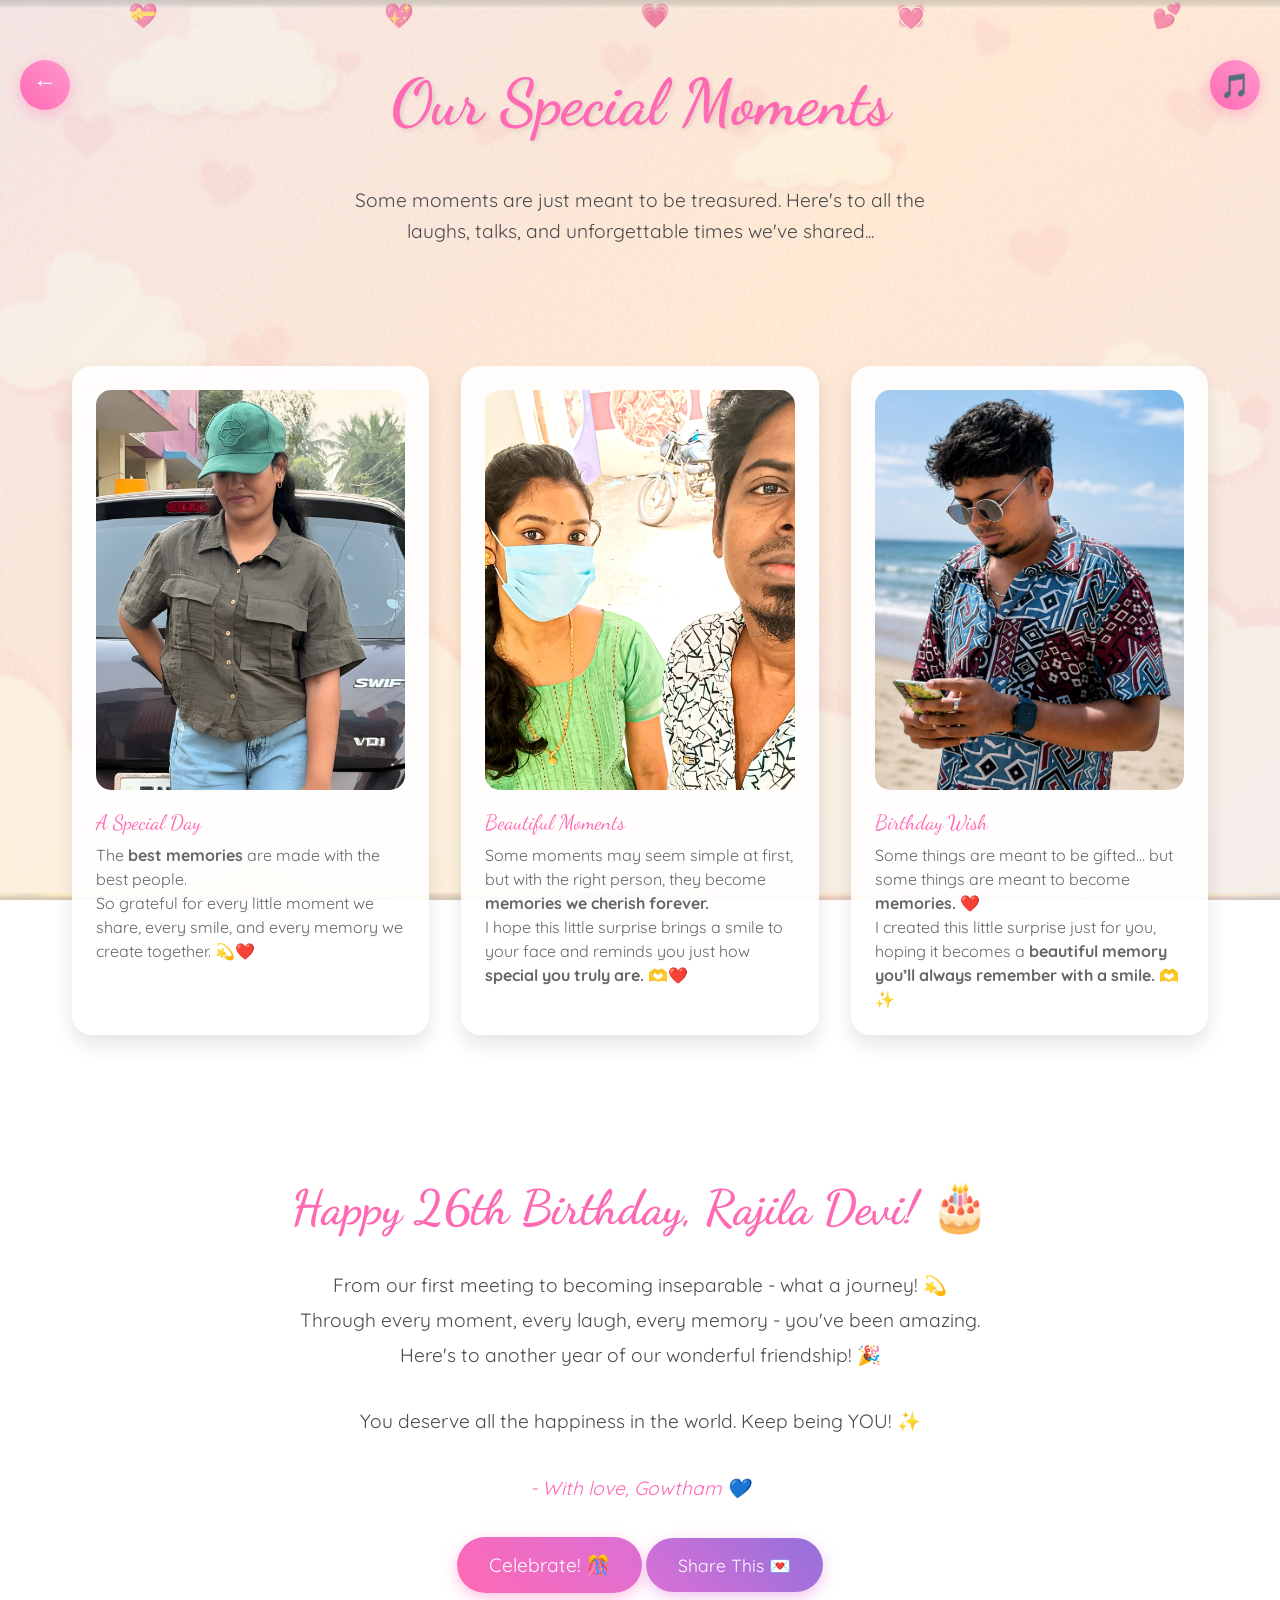
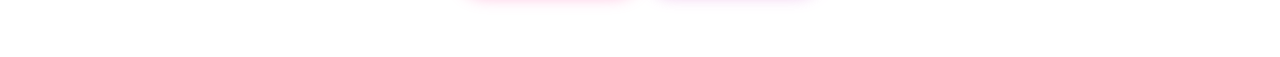
<file: memories.html>
<!DOCTYPE html>
<html lang="en">
<head>
    <meta charset="UTF-8">
    <meta name="viewport" content="width=device-width, initial-scale=1.0">
    <!-- CUSTOMIZE: Change the title -->
    <title>Our Memories ✨</title>
    <!-- CUSTOMIZE: Change favicon -->
    <link rel="icon" type="image/png" href="favicon.png">
    <style>
        @import url('https://fonts.googleapis.com/css2?family=Dancing+Script:wght@700&family=Quicksand:wght@300;400;500;600&display=swap');

        * {
            margin: 0;
            padding: 0;
            box-sizing: border-box;
        }

        body {
            min-height: 100vh;
            background: linear-gradient(135deg,
                    rgba(255, 209, 220, 0.85) 0%,
                    rgba(230, 230, 250, 0.85) 25%,
                    rgba(255, 239, 213, 0.85) 50%,
                    rgba(230, 230, 250, 0.85) 75%,
                    rgba(255, 209, 220, 0.85) 100%),
                    url('background-movable.gif');
            background-size: 400% 400%, cover;
            background-position: center, center;
            background-attachment: fixed;
            animation: gradientFlow 15s ease infinite;
            font-family: 'Quicksand', sans-serif;
            overflow-x: hidden;
            color: #4a4a4a;
        }

        @keyframes gradientFlow {
            0% { background-position: 0% 50%; }
            50% { background-position: 100% 50%; }
            100% { background-position: 0% 50%; }
        }

        /* Floating Hearts */
        .floating-hearts {
            position: fixed;
            width: 100%;
            height: 100%;
            pointer-events: none;
            z-index: 2;
        }

        .heart {
            position: absolute;
            font-size: 1.5rem;
            color: rgba(255, 105, 180, 0.6);
            animation: floatHeart var(--float-duration, 6s) ease-in-out infinite;
            animation-delay: var(--delay, 0s);
        }

        @keyframes floatHeart {
            0% { transform: translate(0, 100vh) rotate(0deg); }
            100% { transform: translate(var(--translate-x, 0), -100vh) rotate(360deg); }
        }

        /* Welcome Section */
        .welcome {
            text-align: center;
            padding: 4rem 2rem;
            position: relative;
            z-index: 3;
        }

        .welcome h1 {
            font-family: 'Dancing Script', cursive;
            font-size: 4rem;
            /* CUSTOMIZE: Change primary color */
            color: #ff69b4;
            text-shadow: 2px 2px 4px rgba(0, 0, 0, 0.1);
            animation: fadeInScale 2s ease;
        }

        .welcome p {
            font-size: 1.2rem;
            max-width: 600px;
            margin: 1.5rem auto;
            line-height: 1.6;
            animation: fadeIn 2s ease 0.5s both;
        }

        /* Memory Cards */
        .memory-container {
            max-width: 1200px;
            margin: 0 auto;
            padding: 2rem;
            display: grid;
            grid-template-columns: repeat(auto-fit, minmax(300px, 1fr));
            gap: 2rem;
            z-index: 3;
            position: relative;
        }

        .memory-card {
            background: rgba(255, 255, 255, 0.9);
            border-radius: 20px;
            padding: 1.5rem;
            box-shadow: 0 10px 20px rgba(0, 0, 0, 0.1);
            transition: all 0.5s cubic-bezier(0.4, 0, 0.2, 1);
            position: relative;
            overflow: hidden;
        }

        .memory-card:hover {
            transform: translateY(-10px) scale(1.02);
            box-shadow: 0 15px 30px rgba(0, 0, 0, 0.15);
        }

        .memory-card::before {
            content: '';
            position: absolute;
            top: 0;
            left: 0;
            width: 100%;
            height: 100%;
            background: linear-gradient(45deg, transparent, rgba(255, 255, 255, 0.4), transparent);
            transform: translateX(-100%);
            transition: 0.5s;
        }

        .memory-card:hover::before {
            transform: translateX(100%);
        }

        .memory-img {
            width: 100%;
            height: 400px;
            object-fit: cover;
            border-radius: 15px;
            margin-bottom: 1rem;
            transition: transform 0.5s ease;
        }

        .memory-card:hover .memory-img {
            transform: scale(1.05);
        }

        .memory-date {
            font-family: 'Dancing Script', cursive;
            /* CUSTOMIZE: Change date color */
            color: #ff69b4;
            font-size: 1.3rem;
            margin-bottom: 0.5rem;
        }

        .memory-caption {
            font-size: 1rem;
            line-height: 1.5;
            color: #666;
        }

        /* Final Message Section */
        .final-message {
            text-align: center;
            padding: 4rem 2rem;
            background: rgba(255, 255, 255, 0.3);
            backdrop-filter: blur(10px);
            margin-top: 3rem;
            position: relative;
            z-index: 3;
        }

        .final-message h2 {
            font-family: 'Dancing Script', cursive;
            font-size: 3rem;
            /* CUSTOMIZE: Change color */
            color: #ff69b4;
            margin-bottom: 2rem;
            animation: heartbeat 2s infinite;
        }

        @keyframes heartbeat {
            0%, 100% { transform: scale(1); }
            50% { transform: scale(1.1); }
        }

        .final-message p {
            font-size: 1.2rem;
            max-width: 800px;
            margin: 0 auto 2rem;
            line-height: 1.8;
        }

        .goodbye-btn {
            display: inline-block;
            padding: 1rem 2rem;
            font-size: 1.2rem;
            /* CUSTOMIZE: Change button gradient */
            background: linear-gradient(45deg, #ff69b4, #da70d6);
            color: white;
            border: none;
            border-radius: 50px;
            cursor: pointer;
            text-decoration: none;
            transition: all 0.3s ease;
            box-shadow: 0 5px 15px rgba(255, 105, 180, 0.4);
            animation: float 3s infinite ease-in-out;
        }

        .goodbye-btn:hover {
            transform: translateY(-5px);
            box-shadow: 0 8px 20px rgba(255, 105, 180, 0.6);
        }

        .signature {
            font-style: italic;
            font-size: 1.3rem;
            /* CUSTOMIZE: Change signature color */
            color: #ff69b4;
            margin-top: 1rem;
        }

        @keyframes float {
            0%, 100% { transform: translateY(0); }
            50% { transform: translateY(-10px); }
        }

        @keyframes fadeInScale {
            0% { opacity: 0; transform: scale(0.8); }
            100% { opacity: 1; transform: scale(1); }
        }

        @keyframes fadeIn {
            0% { opacity: 0; }
            100% { opacity: 1; }
        }

        /* Custom Scrollbar */
        ::-webkit-scrollbar {
            width: 12px;
        }

        ::-webkit-scrollbar-track {
            background: rgba(255, 255, 255, 0.4);
        }

        ::-webkit-scrollbar-thumb {
            /* CUSTOMIZE: Change scrollbar gradient */
            background: linear-gradient(45deg, #ff69b4, #da70d6);
            border-radius: 6px;
        }

        /* Responsive Design */
        @media (max-width: 768px) {
            .welcome h1 { font-size: 3rem; margin-top: -54px;}
            .memory-container { grid-template-columns: 1fr; margin-top: -75px; }
            .final-message h2 { font-size: 2.5rem; }
        }

        /* Music Toggle Button */
        .music-toggle {
            position: fixed;
            top: 60px;
            right: 20px;
            width: 50px;
            height: 50px;
            /* CUSTOMIZE: Change music button gradient */
            background: linear-gradient(45deg, #ff69b4, #ff99cc);
            border-radius: 50%;
            display: flex;
            align-items: center;
            justify-content: center;
            cursor: pointer;
            z-index: 1000;
            box-shadow: 0 4px 15px rgba(255, 105, 180, 0.4);
            transition: transform 0.3s, box-shadow 0.3s;
        }

        .music-toggle:hover {
            transform: scale(1.1);
            box-shadow: 0 6px 20px rgba(255, 105, 180, 0.6);
        }

        .music-toggle.playing {
            animation: musicPulse 1s ease-in-out infinite;
        }

        .music-icon {
            font-size: 1.5rem;
        }

        @keyframes musicPulse {
            0%, 100% { transform: scale(1); }
            50% { transform: scale(1.1); }
        }

        /* Back Button */
        .back-btn {
            position: fixed;
    top: 60px;
            left: 20px;
            width: 50px;
            height: 50px;
            /* CUSTOMIZE: Change back button gradient */
            background: linear-gradient(45deg, #ff69b4, #ff99cc);
            border-radius: 50%;
            display: flex;
            align-items: center;
            justify-content: center;
            cursor: pointer;
            z-index: 1000;
            box-shadow: 0 4px 15px rgba(255, 105, 180, 0.4);
            transition: transform 0.3s, box-shadow 0.3s;
            text-decoration: none;
            color: white;
            font-size: 1.5rem;
            font-weight: bold;
        padding-bottom: 8px;

        }

        .back-btn:hover {
            transform: scale(1.1);
            box-shadow: 0 6px 20px rgba(255, 105, 180, 0.6);
        }

        /* Share Button */
        .share-btn {
            display: inline-block;
            padding: 1rem 2rem;
            font-size: 1.1rem;
            /* CUSTOMIZE: Change share button gradient */
            background: linear-gradient(45deg, #da70d6, #9370db);
            color: white;
            border: none;
            border-radius: 50px;
            cursor: pointer;
            /* margin-left: 1rem; */
            transition: all 0.3s ease;
            box-shadow: 0 5px 15px rgba(218, 112, 214, 0.4);
            font-family: 'Quicksand', sans-serif;
        }

        .share-btn:hover {
            transform: translateY(-5px);
            box-shadow: 0 8px 20px rgba(218, 112, 214, 0.6);
        }
    </style>
</head>

<body>
    <!-- <audio id="bgMusic" preload="auto">
        <source src="hbd.mp3" type="audio/mpeg">
    </audio> -->

    <audio id="birthdayMusicPlayer" preload="auto">
    <source src="hbd.mp3" type="audio/mpeg">
</audio>
    <div class="music-toggle" id="musicToggle" title="Toggle Music">
        <span class="music-icon">🎵</span>
    </div>
    <a href="timeline.html" class="back-btn" title="Go Back">←</a>

    <div class="floating-hearts">
        <div class="heart" style="--float-duration: 6s; --delay: 0s; --translate-x: 20px; left: 10%;">💝</div>
        <div class="heart" style="--float-duration: 8s; --delay: 1s; --translate-x: -30px; left: 30%;">💖</div>
        <div class="heart" style="--float-duration: 7s; --delay: 2s; --translate-x: 40px; left: 50%;">💗</div>
        <div class="heart" style="--float-duration: 9s; --delay: 3s; --translate-x: -20px; left: 70%;">💓</div>
        <div class="heart" style="--float-duration: 5s; --delay: 4s; --translate-x: 30px; left: 90%;">💕</div>
    </div>

    <section class="welcome">
        <!-- CUSTOMIZE: Change the title -->
        <h1>Our Special Moments</h1>
        <!-- CUSTOMIZE: Change the description -->
         <br>
        <p>Some moments are just meant to be treasured. Here's to all the laughs, talks, and unforgettable times we've shared...</p>
    </section>

    <div class="memory-container">
        <!-- CUSTOMIZE: Add your photos and captions -->
        <!-- Copy and paste memory-card blocks for more memories -->

        <div class="memory-card">
            <!-- <img src="./photos/photo-1.jpg" alt="Memory 1" class="memory-img"> -->
             <img src="./photos/photo-1.jpg"
     alt="Memory 2"
     class="memory-img"
     style="object-fit: cover; object-position: center 28%;">

            <!-- CUSTOMIZE: Change date/title -->
            <div class="memory-date">A Special Day</div>
            <!-- CUSTOMIZE: Change caption -->
            <!-- <div class="memory-caption">The best memories are made with the best people. So grateful for every moment we share! 💫</div> -->
       <div class="memory-caption">
  The <strong>best memories</strong> are made with the best people.
  <br>
  So grateful for every little moment we share, every smile, and every memory we create together. 💫❤️
</div>
        </div>


        <div class="memory-card">
            <!-- <img src="./photos/photo-2.jpg" alt="Memory 2" class="memory-img"> -->
             <img src="./photos/photo-2.jpg"
     alt="Memory 2"
     class="memory-img"
     style="object-fit: cover; object-position: center 5%;">

            <div class="memory-date">Beautiful Moments</div>
            <!-- <div class="memory-caption">You radiate positivity wherever you go. Keep shining bright! ✨</div> -->
             <div class="memory-caption">
  Some moments may seem simple at first, but with the right person, they become
  <strong>memories we cherish forever.</strong>
  <br>
  I hope this little surprise brings a smile to your face and reminds you just how
  <strong>special you truly are.</strong> 🫶❤️
</div>

        </div>

        <div class="memory-card">

                   <img src="./photos/photo-3.jpg"
     alt="Memory 2"
     class="memory-img"
     style="object-fit: cover; object-position: center 8%;">
            <!-- <img src="./photos/photo-3.jpg" alt="Memory 3" class="memory-img"> -->
            <div class="memory-date">Birthday Wish</div>
            <!-- <div class="memory-caption">Another year of celebrating you! Here's to making this birthday even more special! 🎂💖</div> -->
             <div class="memory-caption">
  Some things are meant to be gifted… but some things are meant to become
  <strong>memories. ❤️</strong>
  <br>
  I created this little surprise just for you, hoping it becomes a
  <strong>beautiful memory you’ll always remember with a smile.</strong> 🫶✨
</div>

        </div>
    </div>

    <section class="final-message">
        <!-- CUSTOMIZE: Change name and age -->
        <h2>Happy 26th Birthday, Rajila Devi! 🎂</h2>
        <!-- CUSTOMIZE: Change the message -->
        <p>From our first meeting to becoming inseparable - what a journey! 💫<br>
            Through every moment, every laugh, every memory - you've been amazing.<br>
            Here's to another year of our wonderful friendship! 🎉</p>
        <p>You deserve all the happiness in the world. Keep being YOU! ✨</p>
        <!-- CUSTOMIZE: Change your name -->
        <p class="signature">- With love, Gowtham 💙</p>
        <a href="#" class="goodbye-btn" onclick="celebrate()">Celebrate! 🎊</a>
        <button class="share-btn" onclick="shareWebsite()">Share This 💌</button>
    </section>

    <!-- Confetti Canvas -->
    <canvas id="confetti-canvas" style="position: fixed; top: 0; left: 0; width: 100%; height: 100%; pointer-events: none; z-index: 9999;"></canvas>

    <script>
        // Music control
        const bgMusic = document.getElementById('bgMusic');
        const musicToggle = document.getElementById('musicToggle');
        const musicIcon = musicToggle.querySelector('.music-icon');

        function toggleMusic() {
            if (bgMusic.paused) {
                bgMusic.play();
                musicToggle.classList.add('playing');
                musicIcon.textContent = '🎵';
                localStorage.setItem('musicPlaying', 'true');
            } else {
                bgMusic.pause();
                musicToggle.classList.remove('playing');
                musicIcon.textContent = '🔇';
                localStorage.setItem('musicPlaying', 'false');
            }
        }

        musicToggle.addEventListener('click', toggleMusic);

        if (localStorage.getItem('musicPlaying') === 'true') {
            bgMusic.play().then(() => {
                musicToggle.classList.add('playing');
                musicIcon.textContent = '🎵';
            }).catch(() => {
                musicIcon.textContent = '🔇';
            });
        }

        // Confetti Animation
        const canvas = document.getElementById('confetti-canvas');
        const ctx = canvas.getContext('2d');
        // var confettiPieces = [];
        let animationId;

        function resizeCanvas() {
            canvas.width = window.innerWidth;
            canvas.height = window.innerHeight;
        }
        resizeCanvas();
        window.addEventListener('resize', resizeCanvas);

        class Confetti {
            constructor() {
                this.x = Math.random() * canvas.width;
                this.y = Math.random() * canvas.height - canvas.height;
                this.size = Math.random() * 10 + 5;
                this.speedY = Math.random() * 3 + 2;
                this.speedX = Math.random() * 2 - 1;
                this.color = ['#ff69b4', '#ffd700', '#87ceeb', '#98fb98', '#dda0dd', '#f0e68c', '#ff6347'][Math.floor(Math.random() * 7)];
                this.rotation = Math.random() * 360;
                this.rotationSpeed = Math.random() * 10 - 5;
            }

            update() {
                this.y += this.speedY;
                this.x += this.speedX;
                this.rotation += this.rotationSpeed;
            }

            draw() {
                ctx.save();
                ctx.translate(this.x, this.y);
                ctx.rotate(this.rotation * Math.PI / 180);
                ctx.fillStyle = this.color;
                ctx.fillRect(-this.size / 2, -this.size / 2, this.size, this.size / 2);
                ctx.restore();
            }
        }

        // function createConfetti() {
        //     for (let i = 0; i < 150; i++) {
        //         confettiPieces.push(new Confetti());
        //     }
        // }

        function animateConfetti() {
            ctx.clearRect(0, 0, canvas.width, canvas.height);

            confettiPieces.forEach((piece, index) => {
                piece.update();
                piece.draw();

                if (piece.y > canvas.height) {
                    confettiPieces.splice(index, 1);
                }
            });

            if (confettiPieces.length > 0) {
                animationId = requestAnimationFrame(animateConfetti);
            }
        }

        // function celebrate() {
        //     event.preventDefault();
        //     createConfetti();
        //     animateConfetti();

        //     setTimeout(() => { createConfetti(); }, 500);
        //     setTimeout(() => { createConfetti(); }, 1000);
        // }


       let confettiPieces = [];

function createConfetti() {
    for (let i = 0; i < 150; i++) {
        confettiPieces.push(new Confetti());
    }
}

function animateConfetti() {
    ctx.clearRect(0, 0, canvas.width, canvas.height);

    confettiPieces.forEach((piece, index) => {

        piece.update();
        piece.draw();

        if (piece.y > canvas.height) {
            confettiPieces.splice(index, 1);
        }

    });

    if (confettiPieces.length > 0) {
        animationId = requestAnimationFrame(animateConfetti);
    } else {
        animationId = null;
    }
}

function celebrate() {

    event.preventDefault();

    for (let i = 0; i < 150; i++) {
        const piece = new Confetti();

        piece.y = -Math.random() * canvas.height;

        confettiPieces.push(piece);
    }

    if (!animationId) {
        animateConfetti();
    }
}

        // Share function - CUSTOMIZE: Update the share message
        // function shareWebsite() {
        //     const shareData = {
        //         title: 'Happy Birthday!',
        //         text: 'Check out this special birthday wish! 💖',
        //         url: window.location.href
        //     };

        //     if (navigator.share) {
        //         navigator.share(shareData)
        //             .catch((err) => console.log('Share cancelled'));
        //     } else {
        //         navigator.clipboard.writeText(window.location.href).then(() => {
        //             alert('Link copied to clipboard! 💖');
        //         }).catch(() => {
        //             alert('Share this link: ' + window.location.href);
        //         });
        //     }
        // }
        function shareWebsite() {
    const indexUrl = window.location.origin + window.location.pathname.replace(/[^/]*$/, '') + 'index.html';

    const shareData = {
        title: 'Happy Birthday! 💖',
        text: 'Check out this special birthday wish! 💕',
        url: indexUrl
    };

    if (navigator.share) {
        navigator.share(shareData)
            .catch(() => console.log('Share cancelled'));
    } else {
        navigator.clipboard.writeText(indexUrl)
            .then(() => {
                alert('Birthday link copied to clipboard! 💖');
            })
            .catch(() => {
                alert('Share this link: ' + indexUrl);
            });
    }
}

    </script>
    <script src="music.js"></script>
</body>
</html>
</file>
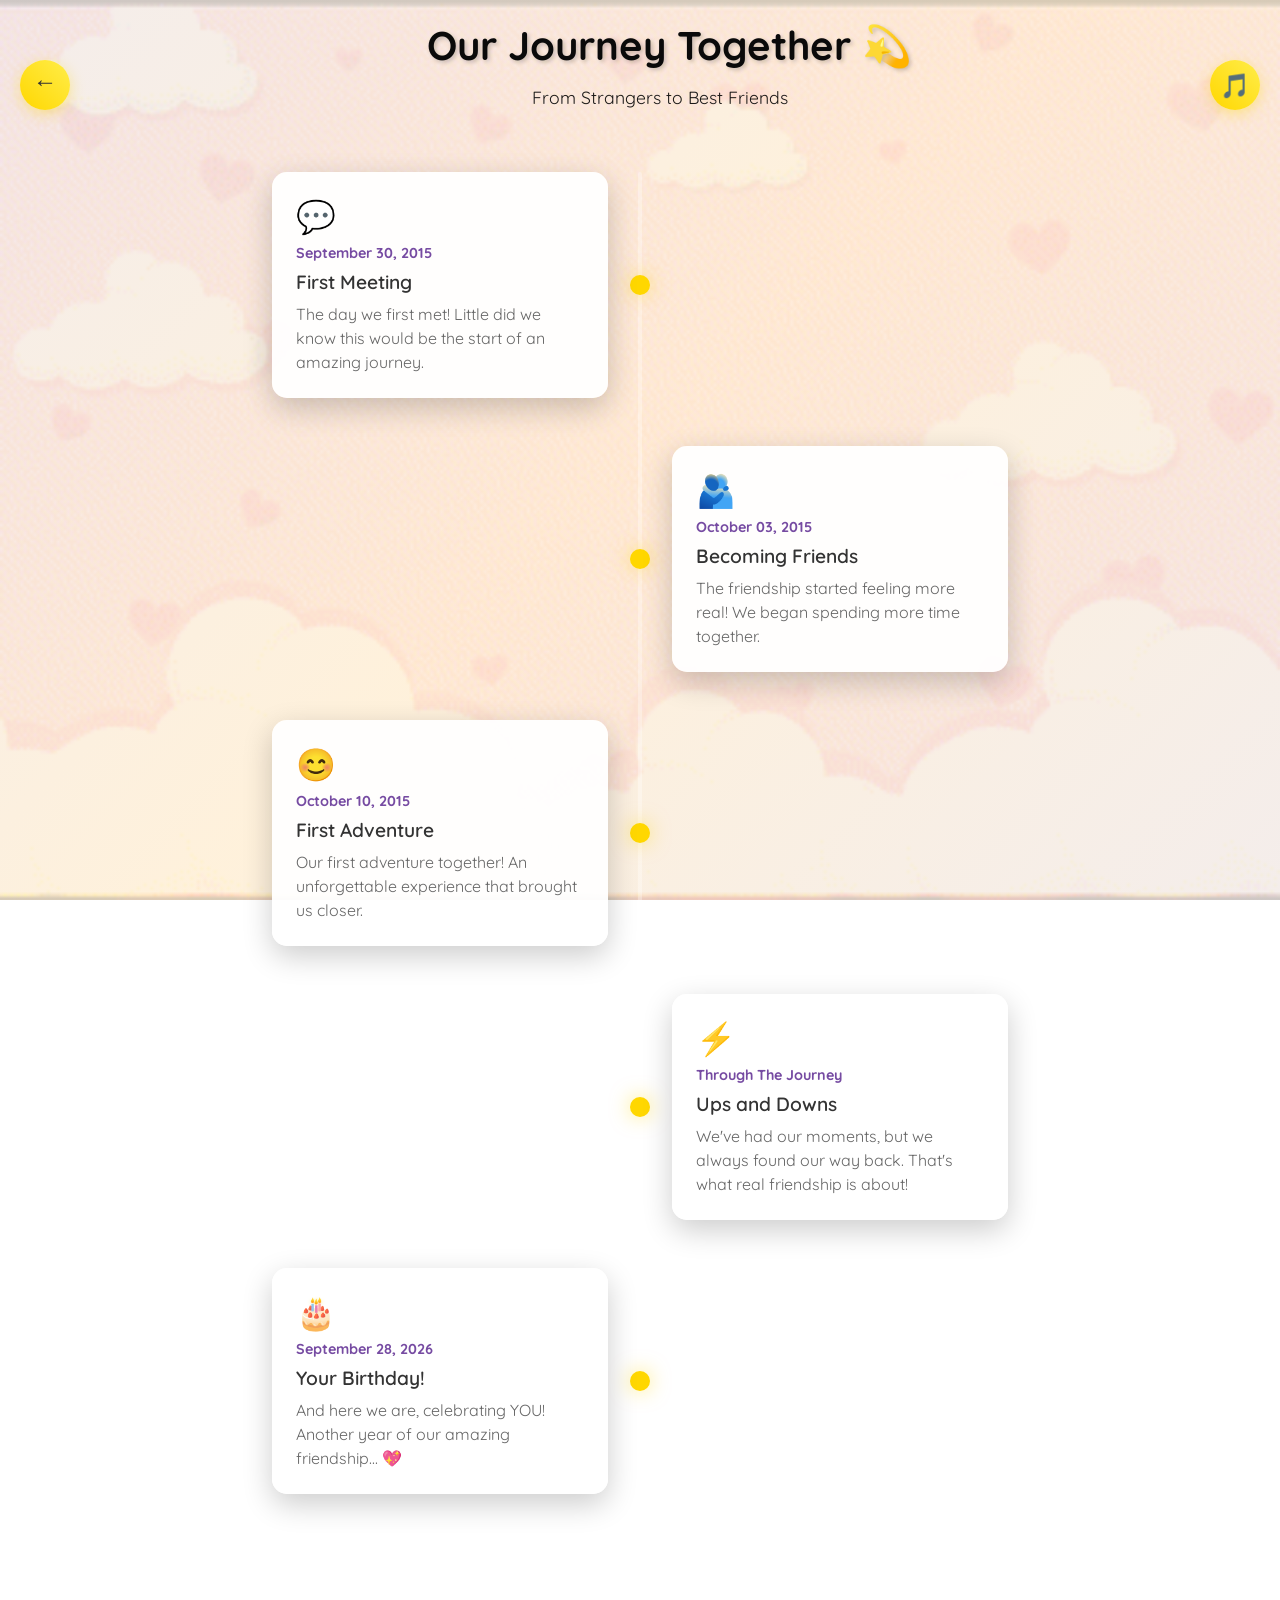
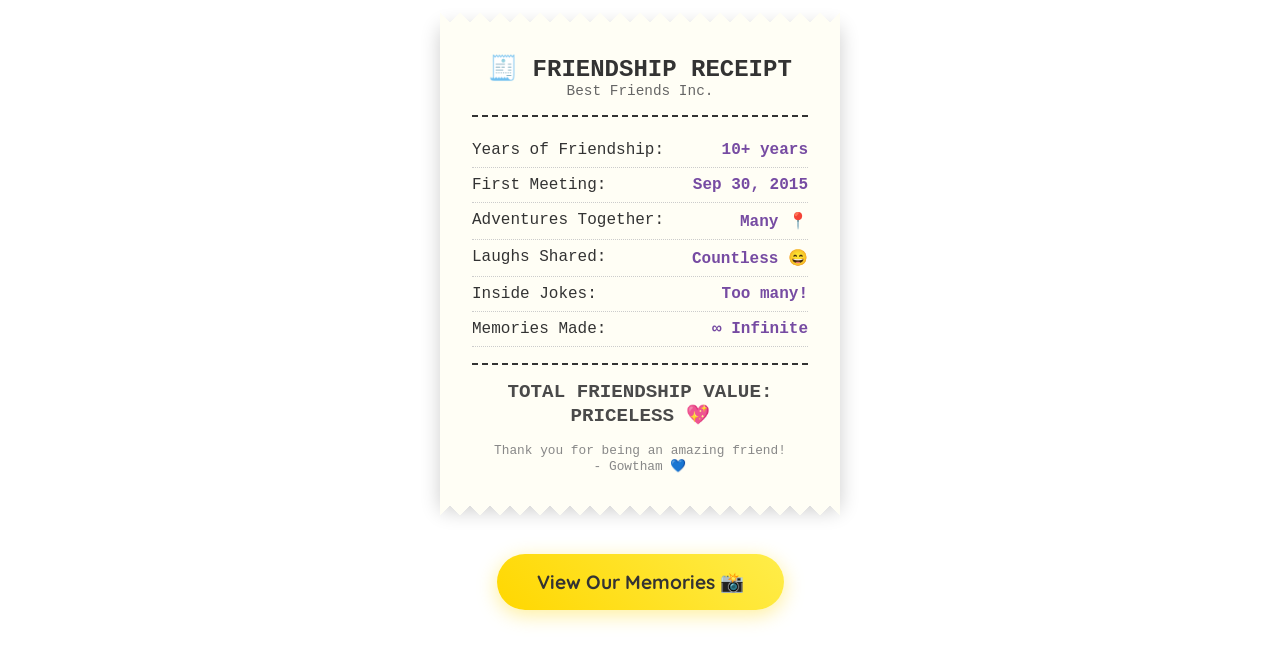
<file: timeline.html>
<!DOCTYPE html>
<html lang="en">

<head>
    <meta charset="UTF-8">

    <meta name="viewport"
          content="width=device-width, initial-scale=1.0">

    <title>Our Journey 💫</title>

    <link rel="icon"
          type="image/png"
          href="favicon.png">

    <link href="https://fonts.googleapis.com/css2?family=Quicksand:wght@400;500;600;700&display=swap"
          rel="stylesheet">

    <style>

        /* =========================================
           RESET
        ========================================= */

        * {
            margin: 0;
            padding: 0;
            box-sizing: border-box;
        }


        html {
            width: 100%;
            min-height: 100%;
        }


        body {
            min-height: 100vh;
            width: 100%;

            background:
                linear-gradient(
                    135deg,
                    rgba(255, 209, 220, 0.85) 0%,
                    rgba(230, 230, 250, 0.85) 25%,
                    rgba(255, 239, 213, 0.85) 50%,
                    rgba(230, 230, 250, 0.85) 75%,
                    rgba(255, 209, 220, 0.85) 100%
                ),
                url('background-movable.gif');

            background-size:
                400% 400%,
                cover;

            background-position:
                center,
                center;

            background-attachment: fixed;

            animation:
                gradientFlow 15s ease infinite;

            font-family:
                'Quicksand',
                sans-serif;

            color: #4a4a4a;

            overflow-x: hidden;
        }


        @keyframes gradientFlow {

            0% {
                background-position:
                    0% 50%,
                    center;
            }

            50% {
                background-position:
                    100% 50%,
                    center;
            }

            100% {
                background-position:
                    0% 50%,
                    center;
            }

        }


        /* =========================================
           PAGE TITLE
        ========================================= */

        .page-title {

            text-align: center;

            margin-left: 58px;

            color: rgb(10, 10, 10);

            font-size: 2.5rem;

            margin-top: 20px;

            margin-bottom: 1rem;

            text-shadow:
                2px 2px 4px
                rgba(0, 0, 0, 0.2);
        }


        .page-subtitle {

            text-align: center;

            color:
                rgba(3, 3, 3, 0.9);

            font-size: 1.1rem;

            margin-bottom: 2rem;

            margin-left: 40px;
        }


        /* =========================================
           TIMELINE
        ========================================= */

        .timeline {

            max-width: 800px;

            margin: 0 auto;

            position: relative;

            padding: 2rem 0;
        }


        .timeline::before {

            content: '';

            position: absolute;

            left: 50%;

            transform:
                translateX(-50%);

            width: 4px;

            height: 100%;

            background:
                rgba(255, 255, 255, 0.3);

            border-radius: 2px;
        }


        .timeline-item {

            display: flex;

            justify-content:
                flex-end;

            padding-right: 50%;

            position: relative;

            margin-bottom: 3rem;

            opacity: 0;

            transform:
                translateX(-50px);

            transition:
                opacity 0.6s ease,
                transform 0.6s ease;
        }


        .timeline-item:nth-child(even) {

            justify-content:
                flex-start;

            padding-right: 0;

            padding-left: 50%;

            transform:
                translateX(50px);
        }


        .timeline-item.visible {

            opacity: 1;

            transform:
                translateX(0);
        }


        .timeline-content {

            background:
                rgba(255, 255, 255, 0.95);

            padding: 1.5rem;

            border-radius: 15px;

            max-width: 350px;

            margin:
                0 2rem;

            box-shadow:
                0 10px 30px
                rgba(0, 0, 0, 0.2);

            position: relative;
        }


        .timeline-dot {

            position: absolute;

            width: 20px;

            height: 20px;

            background:
                #ffd700;

            border-radius: 50%;

            top: 50%;

            transform:
                translateY(-50%);

            box-shadow:
                0 0 20px
                rgba(255, 215, 0, 0.5);
        }


        .timeline-item:nth-child(odd)
        .timeline-dot {

            right:
                calc(50% - 10px);
        }


        .timeline-item:nth-child(even)
        .timeline-dot {

            left:
                calc(50% - 10px);
        }


        .timeline-date {

            font-size: 0.9rem;

            color:
                #764ba2;

            font-weight: 700;

            margin-bottom: 0.5rem;
        }


        .timeline-title {

            font-size: 1.2rem;

            color: #333;

            font-weight: 600;

            margin-bottom: 0.5rem;
        }


        .timeline-desc {

            font-size: 1rem;

            color: #666;

            line-height: 1.5;
        }


        .timeline-emoji {

            font-size: 2rem;

            margin-bottom: 0.5rem;
        }


        /* =========================================
           FRIENDSHIP RECEIPT
        ========================================= */

        .receipt-container {

            max-width: 400px;

            margin:
                3rem auto;

            background:
                #fffef5;

            padding:
                2rem;

            border-radius: 5px;

            box-shadow:
                0 5px 20px
                rgba(0, 0, 0, 0.2);

            font-family:
                'Courier New',
                monospace;

            position: relative;
        }


        .receipt-container::before,
        .receipt-container::after {

            content: '';

            position: absolute;

            left: 0;
            right: 0;

            height: 20px;

            background:
                linear-gradient(
                    45deg,
                    transparent 33.33%,
                    #fffef5 33.33%,
                    #fffef5 66.66%,
                    transparent 66.66%
                ),
                linear-gradient(
                    -45deg,
                    transparent 33.33%,
                    #fffef5 33.33%,
                    #fffef5 66.66%,
                    transparent 66.66%
                );

            background-size:
                20px 40px;
        }


        .receipt-container::before {

            top: -10px;
        }


        .receipt-container::after {

            bottom: -10px;

            transform:
                rotate(180deg);
        }


        .receipt-header {

            text-align: center;

            border-bottom:
                2px dashed #333;

            padding-bottom:
                1rem;

            margin-bottom:
                1rem;
        }


        .receipt-title {

            font-size:
                1.5rem;

            font-weight:
                bold;

            color:
                #333;
        }


        .receipt-subtitle {

            font-size:
                0.9rem;

            color:
                #666;
        }


        .receipt-row {

            display:
                flex;

            justify-content:
                space-between;

            gap: 15px;

            padding:
                0.5rem 0;

            border-bottom:
                1px dotted #ccc;
        }


        .receipt-label {

            color:
                #333;
        }


        .receipt-value {

            color:
                #764ba2;

            font-weight:
                bold;

            text-align:
                right;
        }


        .receipt-total {

            margin-top:
                1rem;

            padding-top:
                1rem;

            border-top:
                2px dashed #333;

            text-align:
                center;

            font-size:
                1.2rem;
        }


        .receipt-footer {

            text-align:
                center;

            margin-top:
                1rem;

            font-size:
                0.8rem;

            color:
                #888;
        }


        /* =========================================
           MEMORIES BUTTON
        ========================================= */

        .next-btn {

            display:
                block;

            width:
                max-content;

            min-width:
                260px;

            margin:
                3rem auto;

            padding:
                1rem 2.5rem;

            font-size:
                1.2rem;

            font-family:
                'Quicksand',
                sans-serif;

            background:
                linear-gradient(
                    45deg,
                    #ffd700,
                    #ffed4a
                );

            border:
                none;

            border-radius:
                50px;

            color:
                #333;

            font-weight:
                bold;

            cursor:
                pointer;

            box-shadow:
                0 5px 20px
                rgba(255, 215, 0, 0.4);

            transition:
                transform 0.2s ease,
                box-shadow 0.2s ease;

            touch-action:
                manipulation;

            -webkit-tap-highlight-color:
                transparent;

            -webkit-appearance:
                none;

            appearance:
                none;

            position:
                relative;

            z-index:
                20;

            user-select:
                none;

            outline:
                none;
        }


        .next-btn:hover {

            transform:
                translateY(-3px);

            box-shadow:
                0 8px 25px
                rgba(255, 215, 0, 0.6);
        }


        .next-btn:active {

            transform:
                scale(0.97);
        }


        /* =========================================
           MUSIC BUTTON
        ========================================= */

        .music-toggle {

            position:
                fixed;

            top:
                60px;

            right:
                20px;

            width:
                50px;

            height:
                50px;

            background:
                linear-gradient(
                    45deg,
                    #ffd700,
                    #ffed4a
                );

            border-radius:
                50%;

            display:
                flex;

            align-items:
                center;

            justify-content:
                center;

            cursor:
                pointer;

            z-index:
                1000;

            box-shadow:
                0 4px 15px
                rgba(255, 215, 0, 0.4);

            transition:
                transform 0.3s;
        }


        .music-toggle:hover {

            transform:
                scale(1.1);

                  box-shadow:
                0 4px 15px
                rgba(255, 215, 0, 0.4);
        }


        .music-toggle.playing {

            animation:
                pulse 1s
                ease-in-out
                infinite;
        }


        .music-icon {

            font-size:
                1.5rem;
        }


        @keyframes pulse {

            0%,
            100% {
                transform:
                    scale(1);
            }

            50% {
                transform:
                    scale(1.1);
            }

        }


        /* =========================================
           BACK BUTTON
        ========================================= */

        .back-btn {

            position:
                fixed;

            top:
                60px;

            left:
                20px;

            width:
                50px;

            height:
                50px;

            background:
                linear-gradient(
                    45deg,
                    #ffd700,
                    #ffed4a
                );

            border-radius:
                50%;

            display:
                flex;

            align-items:
                center;

            justify-content:
                center;

            cursor:
                pointer;

            z-index:
                1000;

            box-shadow:
                0 4px 15px
                rgba(255, 215, 0, 0.4);

            transition:
                transform 0.3s,
                box-shadow 0.3s;

            text-decoration:
                none;

            color:
                #333;

            font-size:
                1.5rem;

            font-weight:
                bold;

                    padding-bottom: 8px;

        }


        .back-btn:hover {

            transform:
                scale(1.1);

            box-shadow:
                0 6px 20px
                rgba(255, 215, 0, 0.6);
        }


        /* =========================================
           MOBILE
        ========================================= */

        @media (max-width: 768px) {

            body {

                background-attachment:
                    scroll;
            }


            .page-title {

                font-size:
                    1.5rem;

                margin-left:
                    17px;

                margin-top:
                    20px;

                padding:
                    0 65px;
            }


            .page-subtitle {

                font-size:
                    0.95rem;

                margin-left:
                    0;

                padding:
                    0 25px;

                margin-bottom:
                    1rem;
            }


            .timeline {

                width:
                    100%;

                padding:
                    1.5rem 10px;
            }


            .timeline::before {

                left:
                    20px;
            }


            .timeline-item,
            .timeline-item:nth-child(even) {

                padding-left:
                    50px;

                padding-right:
                    0;

                justify-content:
                    flex-start;
            }


            .timeline-item:nth-child(odd)
            .timeline-dot,

            .timeline-item:nth-child(even)
            .timeline-dot {

                left:
                    10px;

                right:
                    auto;
            }


            .timeline-content {

                width:
                    calc(100vw - 80px);

                max-width:
                    none;

                margin-left:
                    0;

                margin-right:
                    0;

                padding:
                    1.2rem;
            }


            .timeline-emoji {

                font-size:
                    1.8rem;
            }


            .timeline-date {

                font-size:
                    0.85rem;
            }


            .timeline-title {

                font-size:
                    1.1rem;
            }


            .timeline-desc {

                font-size:
                    0.95rem;
            }


            .receipt-container {

                width:
                    calc(100% - 30px);

                margin:
                    3rem auto;
            }


            .receipt-row {

                gap:
                    10px;
            }


            .receipt-label,
            .receipt-value {

                font-size:
                    0.8rem;
            }


            .receipt-title {

                font-size:
                    1.25rem;
            }


            .receipt-total {

                font-size:
                    1rem;
            }


            .next-btn {

                width:
                    calc(100% - 40px);

                max-width:
                    350px;

                min-width:
                    0;

                margin:
                    3rem auto;

                padding:
                    1rem 1.2rem;

                font-size:
                    1.05rem;
            }


            .music-toggle {

                top:
                    60px;

                left:
                    372px;

                width:
                    45px;

                height:
                    45px;
            }


            .back-btn {

                top:
                    60px;

                left:
                    20px;

                width:
                    45px;

                height:
                    45px;
                        padding-bottom: 8px;

            }

        }


       

    </style>
</head>


<body>


    <!-- =========================================
         AUDIO
    ========================================= -->

    <audio id="birthdayMusicPlayer"
           preload="auto">

        <source src="hbd.mp3"
                type="audio/mpeg">

    </audio>


    <!-- =========================================
         MUSIC TOGGLE
    ========================================= -->

    <div class="music-toggle"
         id="musicToggle"
         title="Toggle Music">

        <span class="music-icon">
            🎵
        </span>

    </div>


    <!-- =========================================
         BACK BUTTON
    ========================================= -->

    <a href="wishes.html"
       class="back-btn"
       title="Go Back">

        ←

    </a>


    <!-- =========================================
         HEADER
    ========================================= -->

    <h1 class="page-title">

        Our Journey Together 💫

    </h1>


    <p class="page-subtitle">

        From Strangers to Best Friends

    </p>


    <!-- =========================================
         TIMELINE
    ========================================= -->

    <div class="timeline">


        <!-- 01 -->

        <div class="timeline-item">

            <div class="timeline-dot"></div>

            <div class="timeline-content">

                <div class="timeline-emoji">
                    💬
                </div>

                <div class="timeline-date">
                    September 30, 2015
                </div>

                <div class="timeline-title">
                    First Meeting
                </div>

                <div class="timeline-desc">

                    The day we first met!
                    Little did we know this would be
                    the start of an amazing journey.

                </div>

            </div>

        </div>


        <!-- 02 -->

        <div class="timeline-item">

            <div class="timeline-dot"></div>

            <div class="timeline-content">

                <div class="timeline-emoji">
                    🫂
                </div>

                <div class="timeline-date">
                    October 03, 2015
                </div>

                <div class="timeline-title">
                    Becoming Friends
                </div>

                <div class="timeline-desc">

                    The friendship started feeling more real!
                    We began spending more time together.

                </div>

            </div>

        </div>


        <!-- 03 -->

        <div class="timeline-item">

            <div class="timeline-dot"></div>

            <div class="timeline-content">

                <div class="timeline-emoji">
                    😊
                </div>

                <div class="timeline-date">
                    October 10, 2015
                </div>

                <div class="timeline-title">
                    First Adventure
                </div>

                <div class="timeline-desc">

                    Our first adventure together!
                    An unforgettable experience that brought
                    us closer.

                </div>

            </div>

        </div>


        <!-- 04 -->

        <div class="timeline-item">

            <div class="timeline-dot"></div>

            <div class="timeline-content">

                <div class="timeline-emoji">
                    ⚡
                </div>

                <div class="timeline-date">
                    Through The Journey
                </div>

                <div class="timeline-title">
                    Ups and Downs
                </div>

                <div class="timeline-desc">

                    We've had our moments, but we always
                    found our way back.
                    That's what real friendship is about!

                </div>

            </div>

        </div>


        <!-- 05 -->

        <div class="timeline-item">

            <div class="timeline-dot"></div>

            <div class="timeline-content">

                <div class="timeline-emoji">
                    🎂
                </div>

                <div class="timeline-date">
                    September 28, 2026
                </div>

                <div class="timeline-title">
                    Your Birthday!
                </div>

                <div class="timeline-desc">

                    And here we are, celebrating YOU!
                    Another year of our amazing friendship... 💖

                </div>

            </div>

        </div>

    </div>


    <!-- =========================================
         FRIENDSHIP RECEIPT
    ========================================= -->

    <div class="receipt-container">


        <div class="receipt-header">

            <div class="receipt-title">
                🧾 FRIENDSHIP RECEIPT
            </div>

            <div class="receipt-subtitle">
                Best Friends Inc.
            </div>

        </div>


        <div class="receipt-row">

            <span class="receipt-label">
                Years of Friendship:
            </span>

            <span class="receipt-value">
                10+ years
            </span>

        </div>


        <div class="receipt-row">

            <span class="receipt-label">
                First Meeting:
            </span>

            <span class="receipt-value">
                Sep 30, 2015
            </span>

        </div>


        <div class="receipt-row">

            <span class="receipt-label">
                Adventures Together:
            </span>

            <span class="receipt-value">
                Many 📍
            </span>

        </div>


        <div class="receipt-row">

            <span class="receipt-label">
                Laughs Shared:
            </span>

            <span class="receipt-value">
                Countless 😄
            </span>

        </div>


        <div class="receipt-row">

            <span class="receipt-label">
                Inside Jokes:
            </span>

            <span class="receipt-value">
                Too many!
            </span>

        </div>


        <div class="receipt-row">

            <span class="receipt-label">
                Memories Made:
            </span>

            <span class="receipt-value">
                ∞ Infinite
            </span>

        </div>


        <div class="receipt-total">

            <strong>
                TOTAL FRIENDSHIP VALUE:
                PRICELESS 💖
            </strong>

        </div>


        <div class="receipt-footer">

            Thank you for being an amazing friend!
            <br>

            - Gowtham 💙

        </div>

    </div>


    <!-- =========================================
         MEMORIES BUTTON
         =========================================
         
         IMPORTANT:
         This is a real BUTTON.
         No form.
         No GSAP.
         No external JavaScript.
         
    ========================================= -->

    <button type="button"
            class="next-btn"
            onclick="window.location.href='memories.html';">

        View Our Memories 📸

    </button>


    <!-- =========================================
         JAVASCRIPT
    ========================================= -->

    <script>

        /* =========================================
           MUSIC
        ========================================= */

        // (function () {

        //     const music =
        //         document.getElementById(
        //             "birthdayMusicPlayer"
        //         );

        //     const toggle =
        //         document.getElementById(
        //             "musicToggle"
        //         );

        //     if (!music || !toggle) {
        //         return;
        //     }


        //     const icon =
        //         toggle.querySelector(
        //             ".music-icon"
        //         );


        //     toggle.addEventListener(
        //         "click",
        //         function (event) {

        //             event.preventDefault();

        //             if (music.paused) {

        //                 music.play()
        //                     .then(function () {

        //                         toggle.classList.add(
        //                             "playing"
        //                         );

        //                         if (icon) {
        //                             icon.textContent =
        //                                 "🎵";
        //                         }

        //                         localStorage.setItem(
        //                             "musicPlaying",
        //                             "true"
        //                         );

        //                     })
        //                     .catch(function () {

        //                         if (icon) {
        //                             icon.textContent =
        //                                 "🔇";
        //                         }

        //                     });

        //             } else {

        //                 music.pause();

        //                 toggle.classList.remove(
        //                     "playing"
        //                 );

        //                 if (icon) {
        //                     icon.textContent =
        //                         "🔇";
        //                 }

        //                 localStorage.setItem(
        //                     "musicPlaying",
        //                     "false"
        //                 );

        //             }

        //         }
        //     );


        //     /* Restore music state */

        //     if (
        //         localStorage.getItem(
        //             "musicPlaying"
        //         ) === "true"
        //     ) {

        //         music.play()
        //             .then(function () {

        //                 toggle.classList.add(
        //                     "playing"
        //                 );

        //                 if (icon) {
        //                     icon.textContent =
        //                         "🎵";
        //                 }

        //             })
        //             .catch(function () {

        //                 if (icon) {
        //                     icon.textContent =
        //                         "🔇";
        //                 }

        //             });

        //     }

        // })();


        /* =========================================
           TIMELINE ANIMATION
        ========================================= */

        (function () {

            const items =
                document.querySelectorAll(
                    ".timeline-item"
                );


            if (!items.length) {
                return;
            }


            /* Show items when scrolling */

            if (
                "IntersectionObserver"
                in window
            ) {

                const observer =
                    new IntersectionObserver(
                        function (entries) {

                            entries.forEach(
                                function (entry) {

                                    if (
                                        entry.isIntersecting
                                    ) {

                                        entry.target.classList.add(
                                            "visible"
                                        );

                                    }

                                }
                            );

                        },
                        {
                            threshold: 0.1
                        }
                    );


                items.forEach(
                    function (item) {

                        observer.observe(item);

                    }
                );

            }


            /* Initial animation */

            setTimeout(
                function () {

                    items.forEach(
                        function (item, index) {

                            setTimeout(
                                function () {

                                    item.classList.add(
                                        "visible"
                                    );

                                },
                                index * 150
                            );

                        }
                    );

                },
                200
            );

        })();

    </script>
    <script src="music.js"></script>


</body>
</html>
</file>
